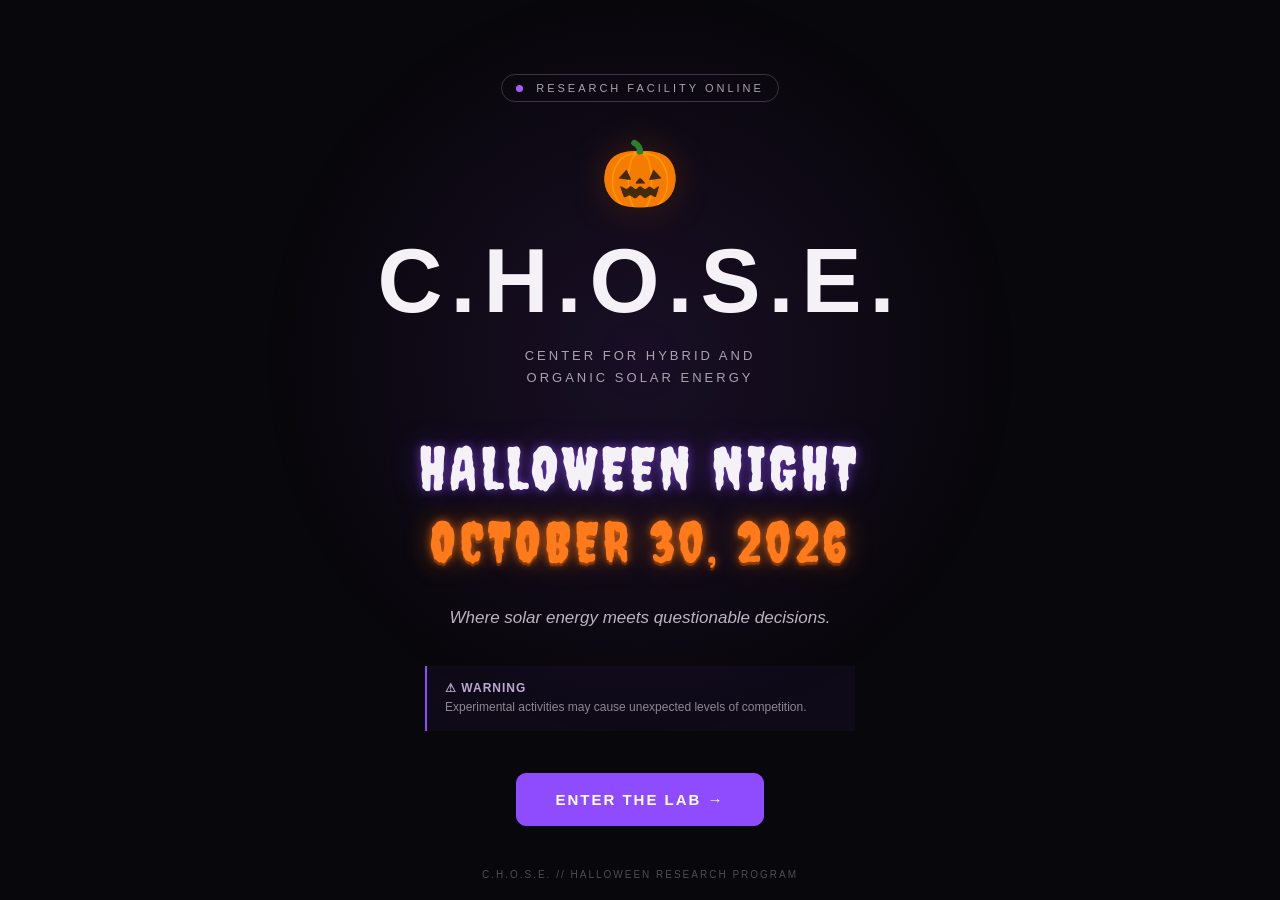
<file: index.html>
<!DOCTYPE html>
<html lang="en">

<head>

    <meta charset="UTF-8">
    <meta name="viewport" content="width=device-width, initial-scale=1.0">

    <title>C.H.O.S.E. | Halloween Night 2026</title>

    <link rel="icon" href="data:image/svg+xml,<svg xmlns=%22http://www.w3.org/2000/svg%22 viewBox=%220 0 100 100%22><text y=%22.9em%22 font-size=%2290%22>🎃</text></svg>">
    <meta name="description" content="Where solar energy meets questionable decisions. Halloween Night 2026.">
    <meta property="og:type" content="website">
    <meta property="og:title" content="C.H.O.S.E. | Halloween Night 2026">
    <meta property="og:description" content="Where solar energy meets questionable decisions.">
    <meta property="og:image" content="https://daddiomarialucia-crypto.github.io/CHOSE-Halloween/img/preview.png">
    <meta property="og:url" content="https://daddiomarialucia-crypto.github.io/CHOSE-Halloween/">

    <!-- [NUOVO] font Halloween per la data -->
    <link rel="preconnect" href="https://fonts.googleapis.com">
    <link rel="preconnect" href="https://fonts.gstatic.com" crossorigin>
    <link href="https://fonts.googleapis.com/css2?family=Creepster&display=swap" rel="stylesheet">

    <!-- [MODIFICATO] v=11 per evitare il CSS vecchio in cache -->
    <link rel="stylesheet" href="css/style.css?v=11">

</head>


<body>


    <main class="cover">

        <div class="cover-content">


            <div class="status">
                <span class="status-dot"></span>
                Research Facility Online
            </div>


            <div class="pumpkin">
                🎃
            </div>


            <h1 class="choose-title">
                C.H.O.S.E.
            </h1>


            <div class="full-name">

                CENTER FOR HYBRID AND<br>
                ORGANIC SOLAR ENERGY

            </div>


            <div class="event">

                <h2 class="event-title">
                    HALLOWEEN NIGHT
                </h2>

                <!-- [MODIFICATO] al posto di event-year -->
                <div class="event-date">OCTOBER 30, 2026</div>

            </div>


            <p class="tagline">

                Where solar energy meets
                questionable decisions.

            </p>


            <div class="warning">

                <strong>⚠ WARNING</strong><br>

                Experimental activities may cause
                unexpected levels of competition.

            </div>


            <a href="experiments.html" class="enter-button">

                ENTER THE LAB →

            </a>


        </div>


        <div class="footer">

            C.H.O.S.E. // HALLOWEEN RESEARCH PROGRAM

        </div>


    </main>


</body>

</html>
</file>
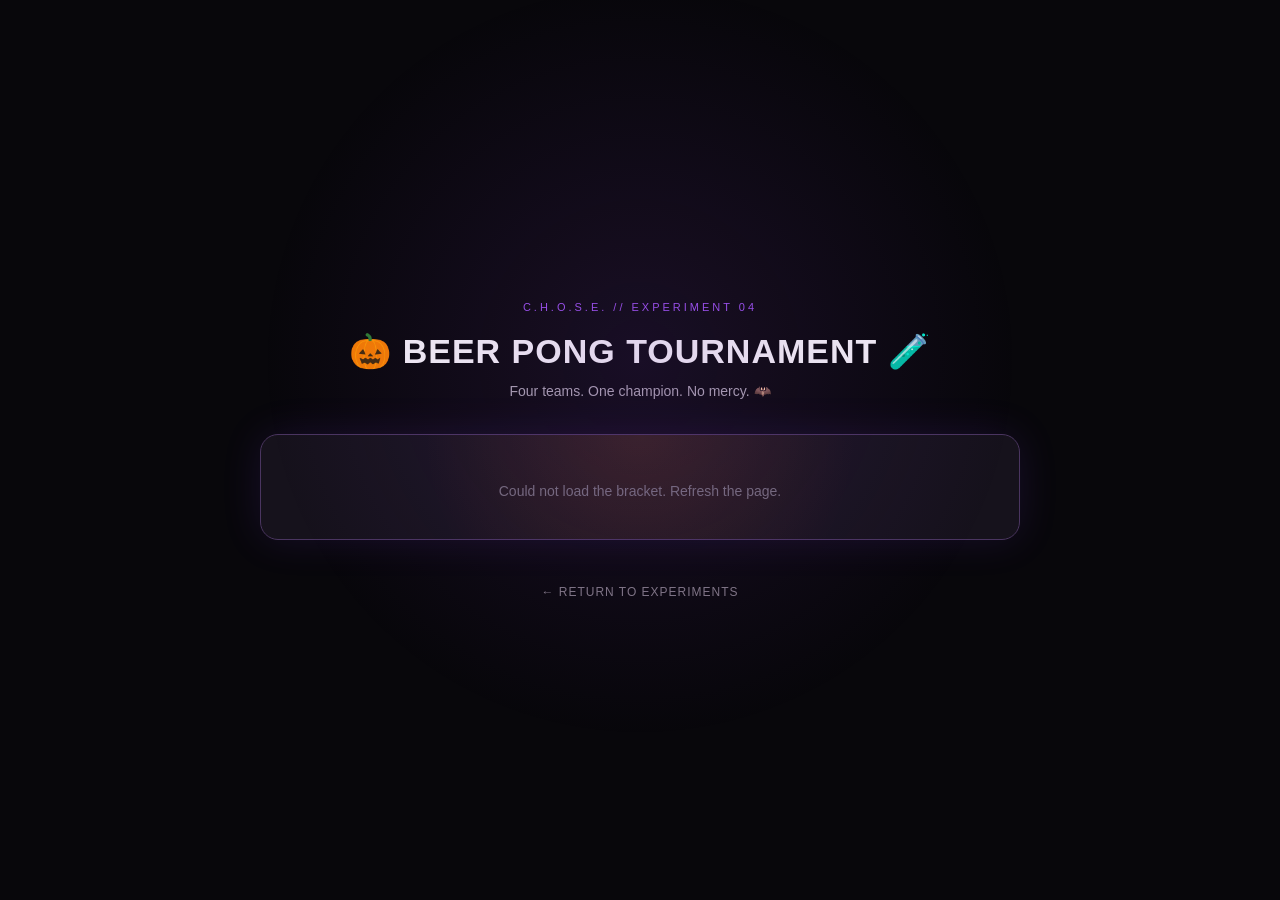
<file: beerpong.html>
<!DOCTYPE html>
<html lang="en">

<head>
    <meta charset="UTF-8">
    <meta name="viewport" content="width=device-width, initial-scale=1.0">
    <title>C.H.O.S.E. | Beer Pong Tournament</title>
    <link rel="icon" href="data:image/svg+xml,<svg xmlns=%22http://www.w3.org/2000/svg%22 viewBox=%220 0 100 100%22><text y=%22.9em%22 font-size=%2290%22>🎃</text></svg>">
    <link rel="stylesheet" href="css/style.css?v=11">
</head>

<body>
    <main class="quiz-page">
        <div class="quiz-container bracket-container">

            <div class="quiz-header">
                <div class="quiz-label">C.H.O.S.E. // EXPERIMENT 04</div>
                <h1>🎃 BEER PONG TOURNAMENT 🧪</h1>
                <p>Four teams. One champion. No mercy. 🦇</p>
            </div>

            <div id="gate"><div class="empty">Checking clearance level...</div></div>

            <div id="beerBody" hidden>

            <div class="bracket-card" id="bracket">
                <div class="empty">Summoning the bracket...</div>
            </div>

            <div id="teams"></div>

            <div class="updated" id="updated"></div>

            </div>

            <a href="experiments.html" class="back-button">← RETURN TO EXPERIMENTS</a>

        </div>
    </main>

    <script src="js/config.js?v=11"></script>
    <script src="js/lock.js?v=11"></script>
    <script src="js/beerpong.js?v=11"></script>
</body>

</html>
</file>
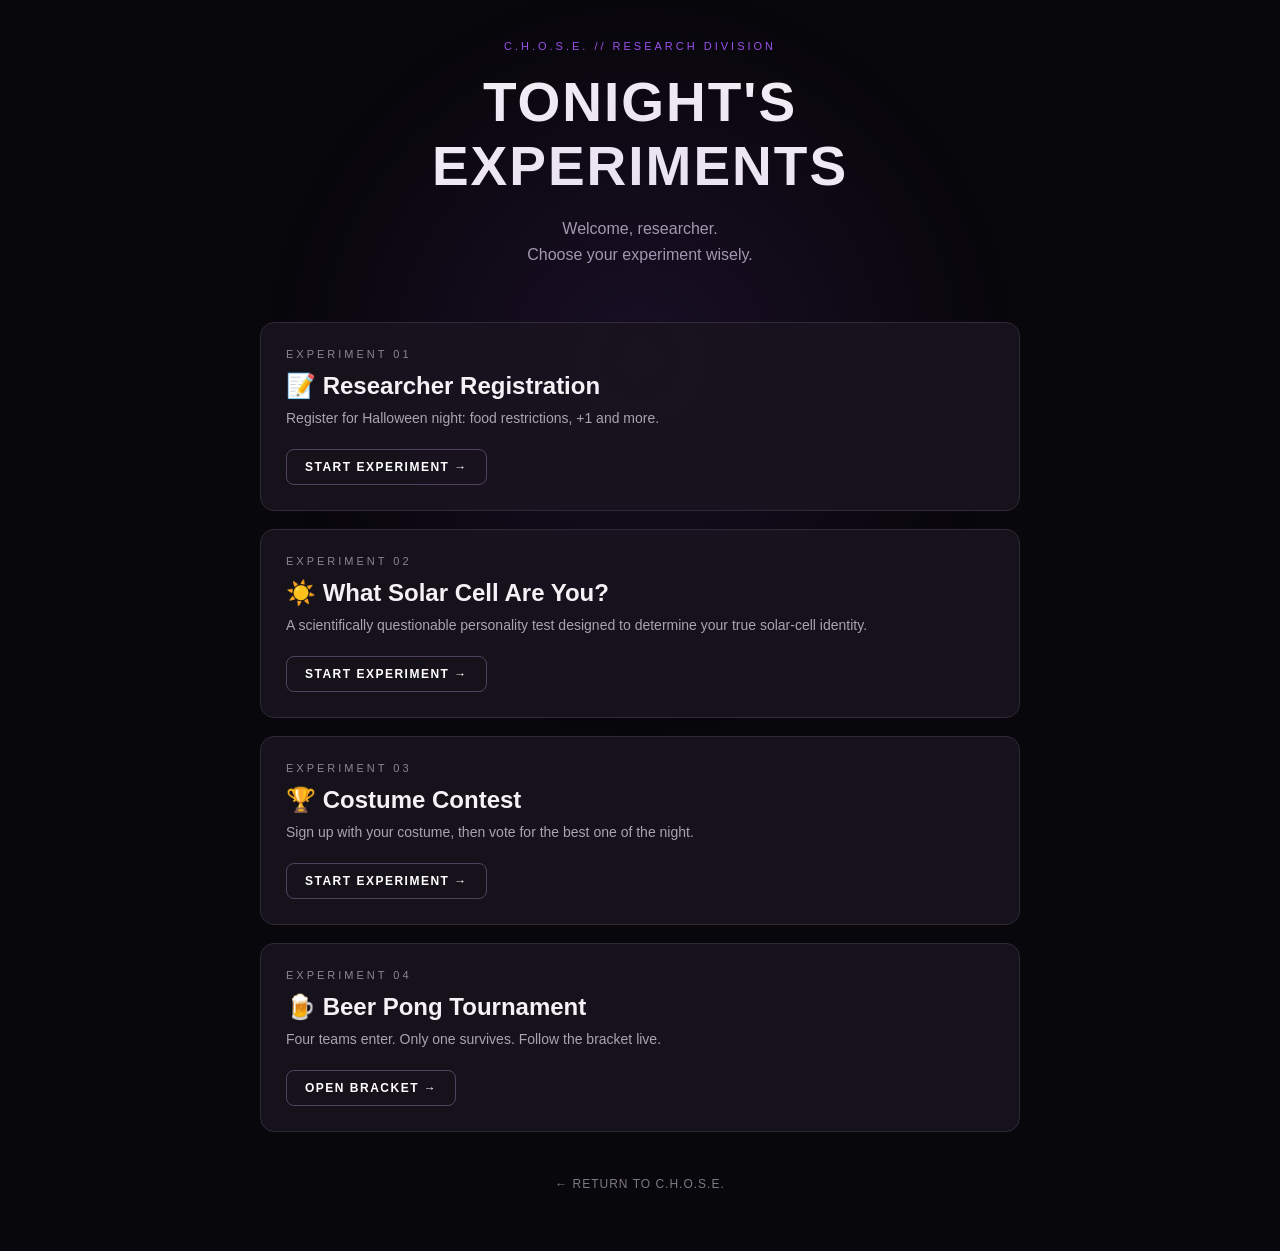
<file: experiments.html>
<!DOCTYPE html>
<html lang="en">

<head>

    <meta charset="UTF-8">
    <meta name="viewport" content="width=device-width, initial-scale=1.0">

    <title>C.H.O.S.E. | Experiments</title>

    <link rel="icon" href="data:image/svg+xml,<svg xmlns=%22http://www.w3.org/2000/svg%22 viewBox=%220 0 100 100%22><text y=%22.9em%22 font-size=%2290%22>🎃</text></svg>">
    <meta name="description" content="Where solar energy meets questionable decisions. Halloween Night 2026.">
    <meta property="og:type" content="website">
    <meta property="og:description" content="Where solar energy meets questionable decisions.">
    <meta property="og:image" content="https://daddiomarialucia-crypto.github.io/CHOSE-Halloween/img/preview.png">
    <meta property="og:title" content="C.H.O.S.E. | Experiments">
    <meta property="og:url" content="https://daddiomarialucia-crypto.github.io/CHOSE-Halloween/experiments.html">

    <link rel="stylesheet" href="css/style.css?v=11">

</head>


<body>


    <main class="experiments-page">


        <header class="experiments-header">


            <div class="experiments-label">
                C.H.O.S.E. // Research Division
            </div>


            <h1 class="experiments-title">
                TONIGHT'S EXPERIMENTS
            </h1>


            <p class="experiments-subtitle">

                Welcome, researcher.<br>

                Choose your experiment wisely.

            </p>


        </header>


        <section class="experiment-list">


            <!-- EXPERIMENT 01 -->

            <article class="experiment-card">

                <div class="experiment-number">
                    EXPERIMENT 01
                </div>

                <h2 class="experiment-name">
                    📝 Researcher Registration
                </h2>

                <p class="experiment-description">

                    Register for Halloween night: food restrictions, +1
                    and more.

                </p>

                <a
                    href="form.html"
                    class="experiment-button"
                >
                    START EXPERIMENT →
                </a>

            </article>


            <!-- EXPERIMENT 02 -->

            <article class="experiment-card classified" id="card-quiz">

                <div class="experiment-number">
                    EXPERIMENT 02
                </div>

                <h2 class="experiment-name">
                    👻 CLASSIFIED
                </h2>

                <p class="experiment-description">

                    The research team has requested
                    additional information.

                </p>

                <span class="experiment-button">
                    COMING SOON
                </span>

            </article>


            <!-- EXPERIMENT 03 -->

            <article class="experiment-card">

                <div class="experiment-number">
                    EXPERIMENT 03
                </div>

                <h2 class="experiment-name">
                    🏆 Costume Contest
                </h2>

                <p class="experiment-description">

                    Sign up with your costume, then vote
                    for the best one of the night.

                </p>

                <a
                    href="vote.html"
                    class="experiment-button"
                >
                    START EXPERIMENT →
                </a>

            </article>


            <!-- EXPERIMENT 04 -->

            <article class="experiment-card classified" id="card-beerpong">

                <div class="experiment-number">
                    EXPERIMENT 04
                </div>

                <h2 class="experiment-name">
                    🔬 CLASSIFIED
                </h2>

                <p class="experiment-description">

                    Experimental parameters unknown.

                </p>

                <span class="experiment-button">
                    COMING SOON
                </span>

            </article>


        </section>


        <a
            href="index.html"
            class="back-button"
        >
            ← RETURN TO C.H.O.S.E.
        </a>


    </main>



    <script src="js/config.js?v=11"></script>
    <script src="js/lock.js?v=11"></script>
    <script>

        var CARDS = {
            "card-quiz": {
                key: "quiz",
                name: "☀️ What Solar Cell Are You?",
                text: "A scientifically questionable personality test designed to determine your true solar-cell identity.",
                href: "quiz.html",
                button: "START EXPERIMENT →"
            },
            "card-beerpong": {
                key: "beerpong",
                name: "🍺 Beer Pong Tournament",
                text: "Four teams enter. Only one survives. Follow the bracket live.",
                href: "beerpong.html",
                button: "OPEN BRACKET →"
            }
        };

        function openCard(card, cfg, preview) {
            card.classList.remove("classified");
            card.querySelector(".experiment-name").textContent = cfg.name;
            card.querySelector(".experiment-description").textContent = cfg.text;
            if (preview) card.querySelector(".experiment-number").textContent += " · ORGANIZER PREVIEW";

            var link = document.createElement("a");
            link.className = "experiment-button";
            link.href = ChoseLock.withOrg(cfg.href);
            link.textContent = cfg.button;

            var old = card.querySelector(".experiment-button");
            old.parentNode.replaceChild(link, old);
        }

        function countdownCard(card, ms) {
            var button = card.querySelector(".experiment-button");
            var clock = document.createElement("span");
            clock.className = "countdown-inline";
            button.textContent = "DECLASSIFIED IN ";
            button.appendChild(clock);
            ChoseLock.countdown(clock, ms, function () { window.location.reload(); });
        }

        ChoseLock.status().then(function (s) {
            Object.keys(CARDS).forEach(function (id) {
                var cfg = CARDS[id];
                var info = s[cfg.key];
                var card = document.getElementById(id);

                if (info.open || s.organizer) openCard(card, cfg, !info.open);
                else if (info.ms !== null) countdownCard(card, info.ms);
            });
        }).catch(function () {
            // se non si riesce a controllare, le schede restano bloccate
        });

    </script>

</body>

</html>
</file>
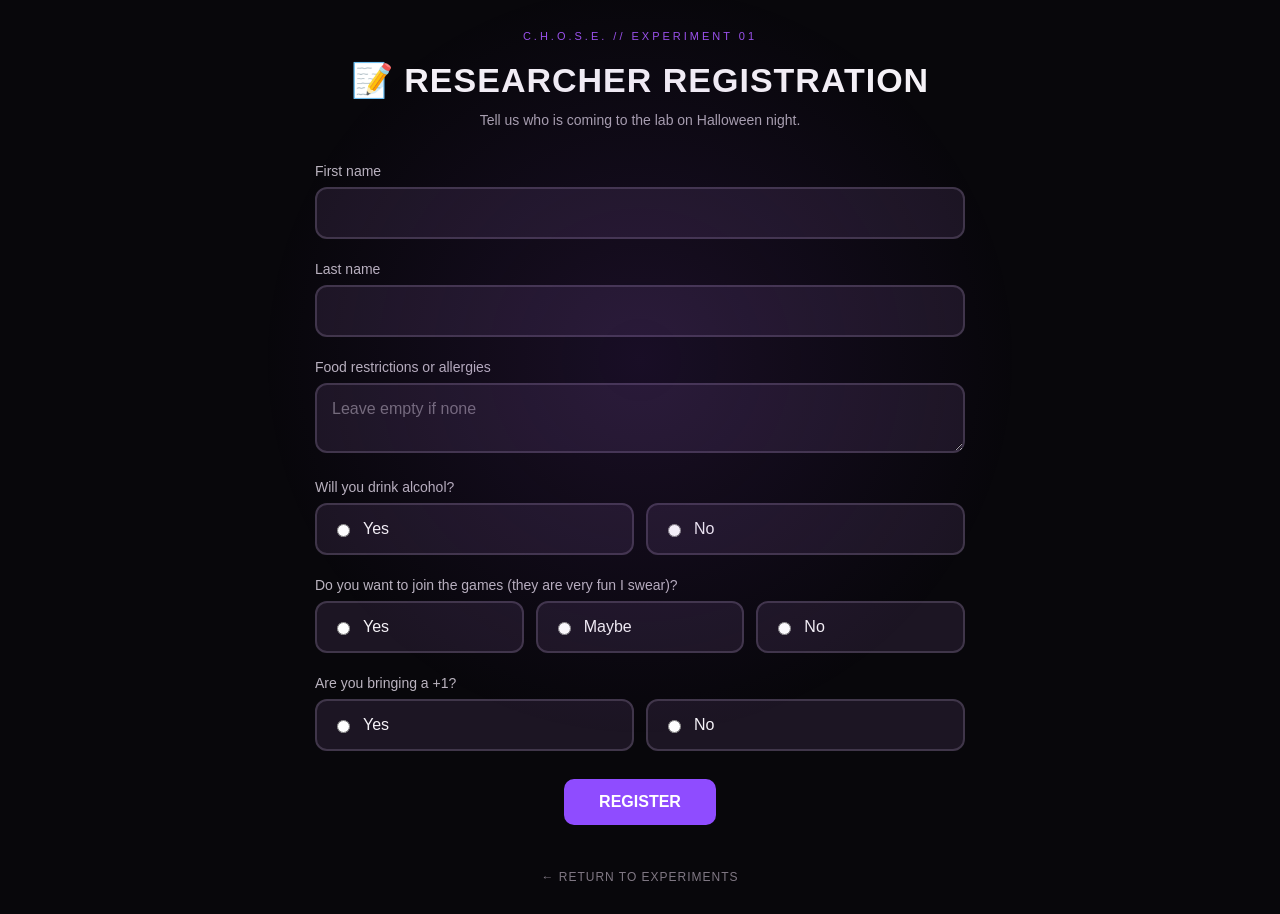
<file: form.html>
<!DOCTYPE html>
<html lang="en">

<head>
    <meta charset="UTF-8">
    <meta name="viewport" content="width=device-width, initial-scale=1.0">
    <title>C.H.O.S.E. | Researcher Registration</title>
    <link rel="icon" href="data:image/svg+xml,<svg xmlns=%22http://www.w3.org/2000/svg%22 viewBox=%220 0 100 100%22><text y=%22.9em%22 font-size=%2290%22>🎃</text></svg>">
    <link rel="stylesheet" href="css/style.css">
</head>

<body>
    <main class="quiz-page">
        <div class="quiz-container">

            <div class="quiz-header">
                <div class="quiz-label">C.H.O.S.E. // EXPERIMENT 01</div>
                <h1>📝 RESEARCHER REGISTRATION</h1>
                <p>Tell us who is coming to the lab on Halloween night.</p>
            </div>

            <form id="form">

                <div class="field">
                    <label for="nome">First name</label>
                    <input type="text" id="nome" name="nome" required autocomplete="given-name">
                </div>

                <div class="field">
                    <label for="cognome">Last name</label>
                    <input type="text" id="cognome" name="cognome" required autocomplete="family-name">
                </div>

                <div class="field">
                    <label for="restrizioni">Food restrictions or allergies</label>
                    <textarea id="restrizioni" name="restrizioni" rows="2" placeholder="Leave empty if none"></textarea>
                </div>

                <div class="field">
                    <label>Will you drink alcohol?</label>
                    <div class="choices">
                        <label class="choice"><input type="radio" name="alcol" value="si" required> Yes</label>
                        <label class="choice"><input type="radio" name="alcol" value="no"> No</label>
                    </div>
                </div>

                <div class="field">
                    <label>Do you want to join the games (they are very fun I swear)?</label>
                    <div class="choices">
                        <label class="choice"><input type="radio" name="giochi" value="si" required> Yes</label>
                        <label class="choice"><input type="radio" name="giochi" value="forse"> Maybe</label>
                        <label class="choice"><input type="radio" name="giochi" value="no"> No</label>
                    </div>
                </div>

                <div class="field">
                    <label>Are you bringing a +1?</label>
                    <div class="choices">
                        <label class="choice"><input type="radio" name="plusUno" value="si" required> Yes</label>
                        <label class="choice"><input type="radio" name="plusUno" value="no"> No</label>
                    </div>
                </div>

                <div id="plusBox" hidden>

                    <div class="plus-title">YOUR +1</div>

                    <div class="field">
                        <label for="piuNome">+1 first name</label>
                        <input type="text" id="piuNome" name="piuNome">
                    </div>

                    <div class="field">
                        <label for="piuCognome">+1 last name</label>
                        <input type="text" id="piuCognome" name="piuCognome">
                    </div>

                    <div class="field">
                        <label for="piuRestrizioni">+1 food restrictions or allergies</label>
                        <textarea id="piuRestrizioni" name="piuRestrizioni" rows="2" placeholder="Leave empty if none"></textarea>
                    </div>

                    <div class="field">
                        <label>Will your +1 drink alcohol?</label>
                        <div class="choices">
                            <label class="choice"><input type="radio" name="piuAlcol" value="si"> Yes</label>
                            <label class="choice"><input type="radio" name="piuAlcol" value="no"> No</label>
                        </div>
                    </div>

                    <div class="field">
                        <label>Will your +1 join the games?</label>
                        <div class="choices">
                            <label class="choice"><input type="radio" name="piuGiochi" value="si"> Yes</label>
                            <label class="choice"><input type="radio" name="piuGiochi" value="forse"> Maybe</label>
                            <label class="choice"><input type="radio" name="piuGiochi" value="no"> No</label>
                        </div>
                    </div>

                </div>

                <div class="quiz-bottom">
                    <button type="submit" class="next" id="submit">REGISTER</button>
                    <div class="form-message" id="message" hidden></div>
                </div>

            </form>

            <a href="experiments.html" class="back-button">← RETURN TO EXPERIMENTS</a>

        </div>
    </main>

    <script src="js/form.js"></script>
</body>

</html>
</file>
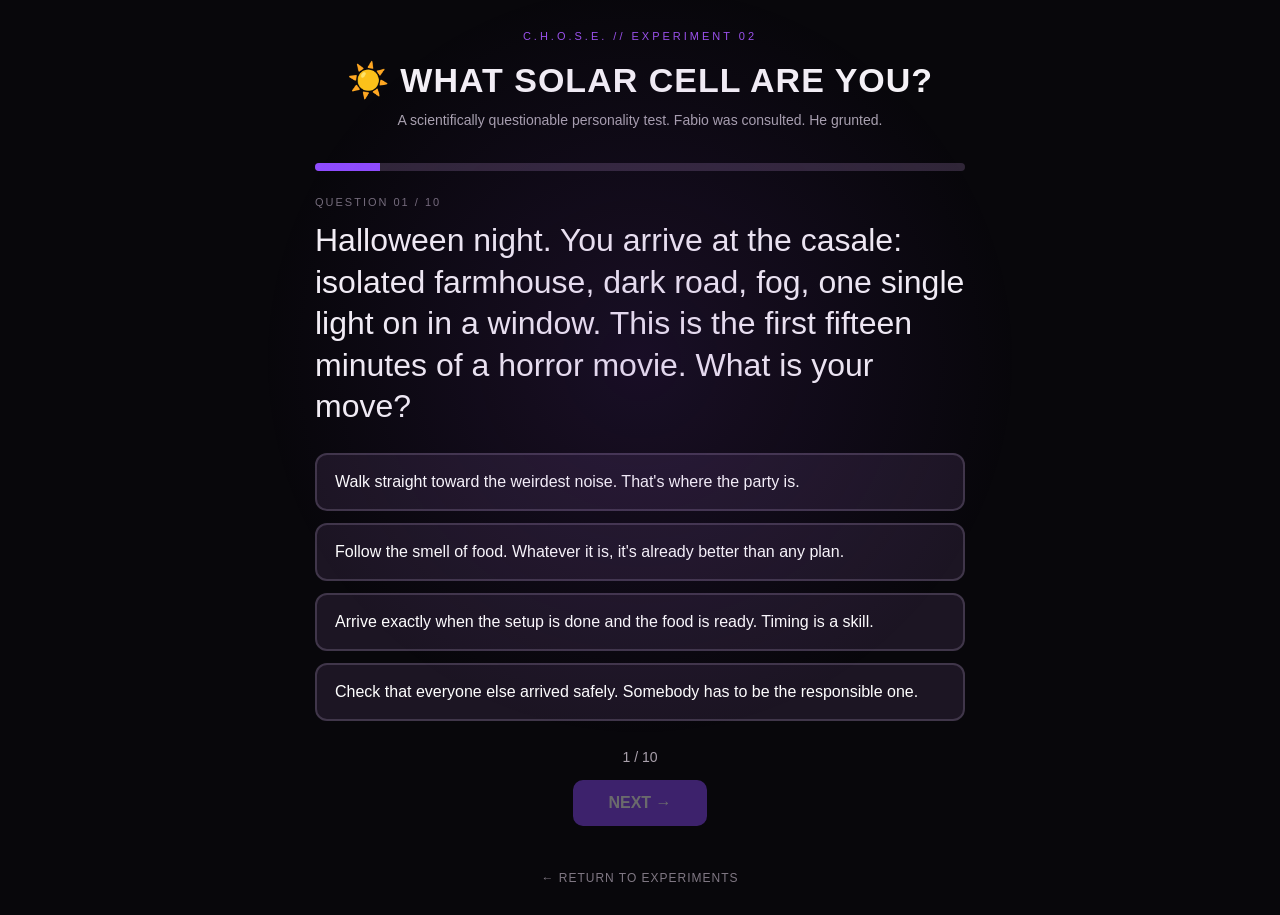
<file: quiz.html>
<!DOCTYPE html>
<html lang="en">

<head>

    <meta charset="UTF-8">
    <meta name="viewport" content="width=device-width, initial-scale=1.0">

    <title>C.H.O.S.E. | Solar Cell Experiment</title>

    <link rel="icon" href="data:image/svg+xml,<svg xmlns=%22http://www.w3.org/2000/svg%22 viewBox=%220 0 100 100%22><text y=%22.9em%22 font-size=%2290%22>🎃</text></svg>">
    <meta name="description" content="Where solar energy meets questionable decisions. Halloween Night 2026.">
    <meta property="og:type" content="website">
    <meta property="og:description" content="Where solar energy meets questionable decisions.">
    <meta property="og:image" content="https://daddiomarialucia-crypto.github.io/CHOSE-Halloween/img/preview.png">
    <meta property="og:title" content="C.H.O.S.E. | What Solar Cell Are You?">
    <meta property="og:url" content="https://daddiomarialucia-crypto.github.io/CHOSE-Halloween/quiz.html">

    <link rel="stylesheet" href="css/style.css?v=11">

</head>


<body>


    <main class="quiz-page">


        <div class="quiz-container">


            <div class="quiz-header">

                <div class="quiz-label">
                    C.H.O.S.E. // EXPERIMENT 02
                </div>

                <h1>
                    ☀️ WHAT SOLAR CELL ARE YOU?
                </h1>

                <p>
                    A scientifically questionable personality test.
                    Fabio was consulted. He grunted.
                </p>

            </div>


            <div id="gate"><div class="empty">Checking clearance level...</div></div>

            <div id="quizBody" hidden>

            <div class="progress-container">

                <div
                    class="progress"
                    id="progress"
                ></div>

            </div>


            <div class="question-number" id="questionNumber">
                QUESTION 01 / 10
            </div>


            <div
                class="question"
                id="question"
            >
                Question 1
            </div>


            <div
                class="answers"
                id="answers"
            >

                <button
                    class="answer"
                    onclick="selectAnswer(this)"
                >
                    Answer A
                </button>

                <button
                    class="answer"
                    onclick="selectAnswer(this)"
                >
                    Answer B
                </button>

                <button
                    class="answer"
                    onclick="selectAnswer(this)"
                >
                    Answer C
                </button>

                <button
                    class="answer"
                    onclick="selectAnswer(this)"
                >
                    Answer D
                </button>

            </div>


            <div class="quiz-bottom">


                <div
                    class="counter"
                    id="counter"
                >
                    1 / 10
                </div>


                <button
                    class="next"
                    id="next"
                    onclick="nextQuestion()"
                    disabled
                >
                    NEXT →
                </button>


            </div>


            </div>


            <a
                href="experiments.html"
                class="back-button"
            >
                ← RETURN TO EXPERIMENTS
            </a>


        </div>


    </main>


    <script src="js/config.js?v=11"></script>
    <script src="js/lock.js?v=11"></script>
    <script src="js/quiz.js?v=11"></script>

</body>

</html>
</file>
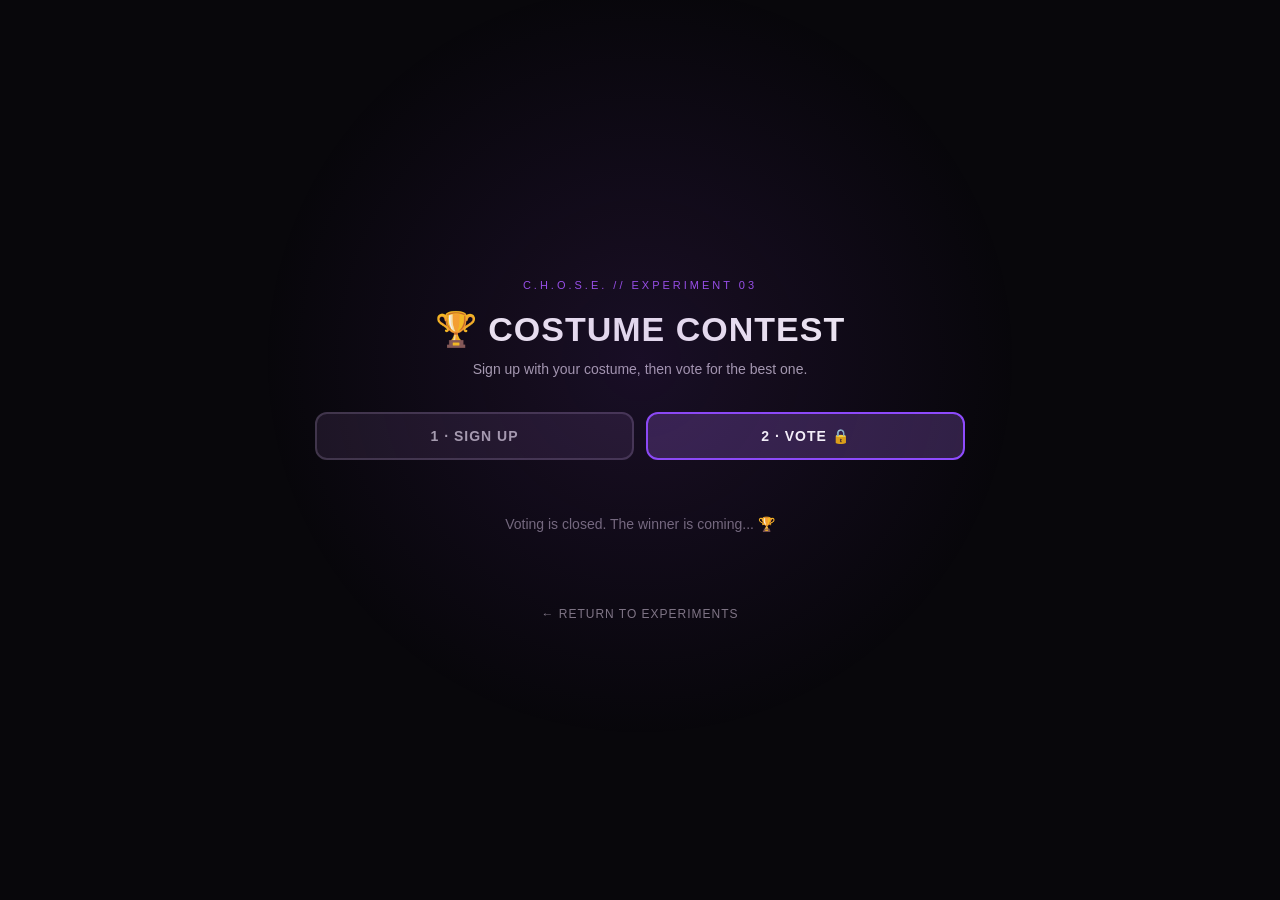
<file: vote.html>
<!DOCTYPE html>
<html lang="en">

<head>
    <meta charset="UTF-8">
    <meta name="viewport" content="width=device-width, initial-scale=1.0">
    <title>C.H.O.S.E. | Costume Contest</title>
    <link rel="icon" href="data:image/svg+xml,<svg xmlns=%22http://www.w3.org/2000/svg%22 viewBox=%220 0 100 100%22><text y=%22.9em%22 font-size=%2290%22>🎃</text></svg>">
    <link rel="stylesheet" href="css/style.css?v=11">
</head>

<body>
    <main class="quiz-page">
        <div class="quiz-container">

            <div class="quiz-header">
                <div class="quiz-label">C.H.O.S.E. // EXPERIMENT 03</div>
                <h1>🏆 COSTUME CONTEST</h1>
                <p>Sign up with your costume, then vote for the best one.</p>
            </div>

            <div class="tabs">
                <button type="button" class="tab" id="tabSignup">1 · SIGN UP</button>
                <button type="button" class="tab" id="tabVote">2 · VOTE</button>
            </div>


            <!-- 1. ISCRIZIONE AL CONTEST -->

            <section id="panelSignup">

                <div class="empty" id="signupClosed" hidden></div>

                <div id="signupForm">

                    <div class="field">
                        <label>Who are you?</label>
                        <div class="name-grid">
                            <input type="text" id="cNome" placeholder="First name" autocomplete="given-name">
                            <input type="text" id="cCognome" placeholder="Last name" autocomplete="family-name">
                        </div>
                    </div>

                    <div class="field">
                        <label for="cCostume">What are you dressing up as?</label>
                        <input type="text" id="cCostume" placeholder="e.g. Perovskite Vampire">
                    </div>

                    <div class="quiz-bottom">
                        <button type="button" class="next" id="signupBtn">SIGN UP</button>
                        <div class="form-message" id="signupMsg" hidden></div>
                    </div>

                </div>

            </section>


            <!-- 2. VOTAZIONE -->

            <section id="panelVote" hidden>

                <div class="empty" id="voteClosed" hidden></div>

                <div id="voteArea">

                    <div class="field">
                        <label>Who are you? (as registered)</label>
                        <div class="name-grid">
                            <input type="text" id="voterNome" placeholder="First name" autocomplete="given-name">
                            <input type="text" id="voterCognome" placeholder="Last name" autocomplete="family-name">
                        </div>
                    </div>

                    <div class="field">
                        <input type="text" id="search" placeholder="Search by name or costume...">
                    </div>

                    <div class="answers" id="list">
                        <div class="empty">Loading contestants...</div>
                    </div>

                    <div class="vote-bar">
                        <div class="picked" id="picked">Tap a name to choose</div>
                        <button type="button" class="next" id="vote" disabled>VOTE</button>
                        <div class="form-message" id="voteMsg" hidden></div>
                    </div>

                </div>

            </section>

            <a href="experiments.html" class="back-button">← RETURN TO EXPERIMENTS</a>

        </div>
    </main>

    <script src="js/config.js?v=11"></script>
    <script src="js/lock.js?v=11"></script>
    <script src="js/vote.js?v=11"></script>
</body>

</html>
</file>
<file: css/style.css>
* {
    box-sizing: border-box;
}

html,
body {
    margin: 0;
    padding: 0;
    width: 100%;
    min-height: 100%;
}

body {
    background: #08070b;
    color: #f5f2f7;
    font-family: Arial, Helvetica, sans-serif;
    overflow-x: hidden;
}

body::before {
    content: "";
    position: fixed;
    inset: 0;

    background:
        radial-gradient(
            circle at 50% 40%,
            rgba(118, 55, 180, 0.16),
            transparent 45%
        );

    pointer-events: none;
}


/* =========================
   GENERAL
========================= */

.page {
    min-height: 100vh;
    position: relative;
}

.container {
    width: 100%;
    max-width: 900px;
    margin: 0 auto;
    padding: 30px 20px;
}


/* =========================
   HOME / COVER
========================= */

.cover {
    min-height: 100vh;

    display: flex;
    justify-content: center;
    align-items: center;

    text-align: center;

    padding: 30px 20px;

    position: relative;
}

.cover-content {
    width: 100%;
    max-width: 700px;

    position: relative;
    z-index: 1;
}

.status {
    display: inline-block;

    border: 1px solid #3d3545;
    border-radius: 20px;

    padding: 7px 14px;

    margin-bottom: 35px;

    font-size: 11px;
    letter-spacing: 3px;

    color: #aaa3b0;

    text-transform: uppercase;
}

.status-dot {
    display: inline-block;

    width: 7px;
    height: 7px;

    margin-right: 7px;

    border-radius: 50%;

    background: #a75cff;
}

.pumpkin {
    font-size: 64px;

    margin-bottom: 18px;

    filter:
        drop-shadow(0 0 18px rgba(255, 115, 0, 0.18));
}

.choose-title {
    font-size: clamp(52px, 12vw, 90px);

    letter-spacing: 8px;

    margin: 0;

    font-weight: 800;
}

.full-name {
    margin-top: 12px;

    font-size: 13px;

    letter-spacing: 3px;

    color: #a9a2ae;

    line-height: 1.7;
}

.event {
    margin-top: 45px;
}

.event-title {
    font-size: clamp(25px, 6vw, 38px);

    letter-spacing: 4px;

    margin: 0;
}

.event-year {
    margin-top: 8px;

    font-size: 14px;

    letter-spacing: 5px;

    color: #9b52ed;
}

.tagline {
    margin: 32px auto 0;

    max-width: 480px;

    font-size: 17px;

    line-height: 1.6;

    color: #bbb4c0;

    font-style: italic;
}

.warning {
    margin: 35px auto 0;

    max-width: 430px;

    padding: 13px 18px;

    border-left: 2px solid #8f4cff;

    background: rgba(143, 76, 255, 0.05);

    text-align: left;

    font-size: 12px;

    line-height: 1.6;

    color: #8f8792;
}

.warning strong {
    color: #bca8d0;

    letter-spacing: 1px;
}


/* =========================
   BUTTON
========================= */

.enter-button {
    display: inline-block;

    margin-top: 42px;

    padding: 17px 38px;

    border: 1px solid #8f4cff;
    border-radius: 10px;

    background: #8f4cff;

    color: white;

    font-size: 15px;

    font-weight: bold;

    letter-spacing: 2px;

    text-decoration: none;

    cursor: pointer;

    transition:
        transform 0.2s,
        background 0.2s,
        box-shadow 0.2s;
}

.enter-button:hover {
    background: #a76cff;

    box-shadow:
        0 0 25px rgba(143, 76, 255, 0.3);

    transform: translateY(-2px);
}

.enter-button:active {
    transform: scale(0.97);
}


/* =========================
   FOOTER
========================= */

.footer {
    position: absolute;

    bottom: 20px;
    left: 0;
    right: 0;

    text-align: center;

    font-size: 10px;

    letter-spacing: 2px;

    color: #514b55;
}


/* =========================
   EXPERIMENTS PAGE
========================= */

.experiments-page {
    min-height: 100vh;

    padding: 40px 20px 60px;
}

.experiments-header {
    text-align: center;

    max-width: 700px;

    margin: 0 auto 55px;
}

.experiments-label {
    color: #9b52ed;

    font-size: 11px;

    letter-spacing: 3px;

    text-transform: uppercase;

    margin-bottom: 18px;
}

.experiments-title {
    font-size: clamp(35px, 8vw, 55px);

    letter-spacing: 2px;

    margin: 0;
}

.experiments-subtitle {
    margin-top: 18px;

    color: #aaa3b0;

    font-size: 16px;

    line-height: 1.6;
}


/* =========================
   EXPERIMENT CARDS
========================= */

.experiment-list {
    width: 100%;
    max-width: 760px;

    margin: 0 auto;

    display: flex;
    flex-direction: column;

    gap: 18px;
}

.experiment-card {
    position: relative;

    padding: 25px;

    border: 1px solid #302938;
    border-radius: 14px;

    background: rgba(25, 20, 31, 0.85);

    transition:
        transform 0.2s,
        border-color 0.2s,
        background 0.2s;
}

.experiment-card:hover {
    transform: translateY(-3px);

    border-color: #65418a;

    background: rgba(32, 25, 41, 0.95);
}

.experiment-number {
    font-size: 11px;

    letter-spacing: 3px;

    color: #8d8592;

    margin-bottom: 12px;
}

.experiment-name {
    font-size: 24px;

    margin: 0 0 8px;
}

.experiment-description {
    color: #aaa3b0;

    font-size: 14px;

    line-height: 1.5;

    margin: 0;

    max-width: 600px;
}

.experiment-button {
    display: inline-block;

    margin-top: 20px;

    padding: 10px 18px;

    border: 1px solid #51435e;
    border-radius: 8px;

    color: white;

    text-decoration: none;

    font-size: 12px;

    font-weight: bold;

    letter-spacing: 1.5px;

    transition:
        background 0.2s,
        border-color 0.2s;
}

.experiment-button:hover {
    background: #8f4cff;

    border-color: #8f4cff;
}

.experiment-card.classified {
    opacity: 0.65;
}

.experiment-card.classified .experiment-button {
    cursor: default;

    color: #756d7b;
}


/* =========================
   BACK BUTTON
========================= */

.back-button {
    display: block;

    width: fit-content;

    margin: 45px auto 0;

    color: #807884;

    text-decoration: none;

    font-size: 12px;

    letter-spacing: 1px;
}

.back-button:hover {
    color: white;
}


/* =========================
   PHONE
========================= */

@media (max-width: 480px) {

    .cover {
        padding: 25px 20px 65px;
    }

    .status {
        margin-bottom: 28px;

        font-size: 9px;

        letter-spacing: 2px;
    }

    .pumpkin {
        font-size: 55px;
    }

    .choose-title {
        letter-spacing: 5px;
    }

    .full-name {
        font-size: 10px;

        letter-spacing: 2px;
    }

    .event {
        margin-top: 35px;
    }

    .event-title {
        letter-spacing: 2px;
    }

    .event-year {
        font-size: 12px;

        letter-spacing: 4px;
    }

    .tagline {
        font-size: 15px;
    }

    .warning {
        font-size: 11px;
    }

    .enter-button {
        width: 100%;
        max-width: 310px;
    }

    .experiments-page {
        padding: 30px 16px 50px;
    }

    .experiments-header {
        margin-bottom: 40px;
    }

    .experiment-card {
        padding: 21px;
    }

    .experiment-name {
        font-size: 21px;
    }

}

/* =========================
   QUIZ PAGE
========================= */

.quiz-page {
    min-height: 100vh;

    display: flex;
    justify-content: center;
    align-items: center;

    padding: 30px 20px;
}

.quiz-container {
    width: 100%;
    max-width: 650px;
}


/* =========================
   QUIZ HEADER
========================= */

.quiz-header {
    text-align: center;

    margin-bottom: 35px;
}

.quiz-label {
    color: #9b52ed;

    font-size: 11px;

    letter-spacing: 3px;

    margin-bottom: 18px;
}

.quiz-header h1 {
    font-size: clamp(25px, 6vw, 34px);

    margin: 0;

    letter-spacing: 1px;
}

.quiz-header p {
    margin-top: 12px;

    color: #aaa3b0;

    font-size: 14px;
}


/* =========================
   PROGRESS BAR
========================= */

.progress-container {
    width: 100%;

    height: 8px;

    background: #302638;

    border-radius: 10px;

    overflow: hidden;

    margin-bottom: 25px;
}

.progress {
    height: 100%;

    width: 10%;

    background: #8f4cff;

    transition: width 0.3s;
}


/* =========================
   QUESTION
========================= */

.question-number {
    color: #756d7b;

    font-size: 11px;

    letter-spacing: 2px;

    margin-bottom: 12px;
}

.question {
    font-size: clamp(25px, 6vw, 32px);

    line-height: 1.3;

    margin-bottom: 25px;
}


/* =========================
   ANSWERS
========================= */

.answers {
    display: flex;

    flex-direction: column;

    gap: 12px;
}

.answer {
    width: 100%;

    padding: 18px;

    border: 2px solid #40364a;

    border-radius: 12px;

    background: #1c1523;

    color: white;

    font-size: 16px;

    text-align: left;

    cursor: pointer;

    transition:
        border-color 0.2s,
        background 0.2s,
        transform 0.1s;
}

.answer:hover {
    border-color: #8f4cff;

    background: #241a2e;
}

.answer:active {
    transform: scale(0.99);
}

.answer.selected {
    border-color: #8f4cff;

    background: #302044;
}


/* =========================
   QUIZ BOTTOM
========================= */

.quiz-bottom {
    margin-top: 28px;

    text-align: center;
}

.counter {
    color: #aaa1ad;

    margin-bottom: 15px;

    font-size: 14px;
}

.next {
    padding: 14px 35px;

    border: none;

    border-radius: 10px;

    background: #8f4cff;

    color: white;

    font-size: 16px;

    font-weight: bold;

    cursor: pointer;
}

.next:disabled {
    opacity: 0.4;

    cursor: not-allowed;
}


/* =========================
   QUIZ MOBILE
========================= */

@media (max-width: 480px) {

    .quiz-page {
        align-items: flex-start;

        padding: 22px 16px 45px;
    }

    .quiz-container {
        max-width: 600px;
    }


    /* HEADER */

    .quiz-header {
        margin-bottom: 25px;
    }

    .quiz-label {
        font-size: 9px;

        letter-spacing: 2px;

        margin-bottom: 15px;
    }

    .quiz-header h1 {
        font-size: 21px;

        line-height: 1.25;
    }

    .quiz-header p {
        font-size: 14px;

        line-height: 1.5;

        margin-top: 10px;
    }


    /* PROGRESS */

    .progress-container {
        height: 8px;

        margin-bottom: 30px;
    }


    /* QUESTION */

    .question-number {
        font-size: 10px;

        letter-spacing: 2px;

        margin-bottom: 12px;
    }

    .question {
        font-size: 24px;

        line-height: 1.3;

        margin-bottom: 22px;
    }


    /* ANSWERS */

    .answers {
        gap: 0;
    }

    .answer {
        padding: 17px;

        margin: 6px 0;

        border: 2px solid #40364a;

        border-radius: 12px;

        background: #1c1523;

        font-size: 16px;

        line-height: 1.35;
    }

    .answer:hover {
        background: #1c1523;

        border-color: #40364a;
    }

    .answer:active {
        transform: scale(0.99);
    }

    .answer.selected {
        border-color: #8f4cff;

        background: #302044;
    }


    /* BOTTOM */

    .quiz-bottom {
        margin-top: 25px;
    }

    .counter {
        font-size: 15px;

        margin-bottom: 15px;
    }

    .next {
        padding: 14px 35px;

        font-size: 17px;
    }


    /* BACK */

    .back-button {
        margin-top: 35px;
    }

}

/* =========================
   FORM PAGE
========================= */

.field {
    margin-bottom: 22px;
}

.field[hidden] {
    display: none;
}

.field > label {
    display: block;

    margin-bottom: 8px;

    color: #bbb4c0;

    font-size: 14px;
}

.field input[type="text"],
.field textarea {
    width: 100%;

    padding: 15px;

    border: 2px solid #40364a;
    border-radius: 12px;

    background: #1c1523;

    color: white;

    font-family: inherit;
    font-size: 16px;

    resize: vertical;
}

.field input[type="text"]:focus,
.field textarea:focus {
    outline: none;

    border-color: #8f4cff;
}

.field ::placeholder {
    color: #756d7b;
}

.choices {
    display: flex;
    gap: 12px;
}

.choice {
    flex: 1;

    display: flex;
    align-items: center;
    gap: 10px;

    padding: 15px;

    border: 2px solid #40364a;
    border-radius: 12px;

    background: #1c1523;

    font-size: 16px;

    cursor: pointer;
}

.choice:has(input:checked) {
    border-color: #8f4cff;

    background: #302044;
}

.choice input {
    accent-color: #8f4cff;
}

.form-message {
    margin-top: 20px;

    color: #e08a8a;

    font-size: 14px;

    line-height: 1.5;
}

.form-message.success {
    padding: 30px 10px;

    color: #f5f2f7;

    font-size: 20px;

    text-align: center;
}

/* =========================
   VOTE PAGE
========================= */

.name-grid {
    display: grid;
    grid-template-columns: 1fr 1fr;
    gap: 12px;
}

.candidate-costume {
    display: block;

    margin-top: 4px;

    color: #aaa3b0;

    font-size: 13px;
}

.answer.selected .candidate-costume {
    color: #d0c4e0;
}

.empty {
    padding: 30px 10px;

    color: #756d7b;

    font-size: 14px;

    text-align: center;
}

.vote-bar {
    position: sticky;
    bottom: 0;

    margin-top: 20px;
    padding: 24px 0 14px;

    background: linear-gradient(to bottom, rgba(8, 7, 11, 0), #08070b 35%);

    text-align: center;
}

.picked {
    min-height: 20px;

    margin-bottom: 12px;

    color: #bbb4c0;

    font-size: 14px;
}
/* =========================
   BEER PONG PAGE
========================= */

.bracket-container {
    max-width: 760px;
}

.bracket-card {
    padding: 18px 10px 10px;

    border: 1px solid #4a3560;
    border-radius: 18px;

    background:
        radial-gradient(
            circle at 50% 0%,
            rgba(255, 122, 26, 0.12),
            transparent 55%
        ),
        rgba(25, 20, 31, 0.85);

    box-shadow: 0 0 40px rgba(143, 76, 255, 0.12);
}

.bp-svg {
    display: block;

    width: 100%;
    height: auto;

    overflow: visible;
}

.bp-name {
    font: bold 22px Arial, Helvetica, sans-serif;

    fill: #f5f2f7;

    letter-spacing: 1px;
}

.bp-tbd {
    fill: #756d7b;

    font-weight: normal;
}

.bp-label {
    font: 13px Arial, Helvetica, sans-serif;

    fill: #8d8592;

    letter-spacing: 3px;
}

.bp-score {
    font: bold 16px Arial, Helvetica, sans-serif;

    fill: #ff9a4d;

    letter-spacing: 1px;
}

.bp-vs {
    font: bold 18px Arial, Helvetica, sans-serif;

    fill: #ff7a1a;

    letter-spacing: 2px;
}

.bp-emoji {
    font-size: 34px;
}

.bp-trophy {
    font-size: 64px;
}

.bp-float {
    transform-box: fill-box;
    transform-origin: center;

    animation: bp-bob 3.2s ease-in-out infinite;
}

@keyframes bp-bob {
    0%, 100% { transform: translateY(0); }
    50%      { transform: translateY(-8px); }
}

.updated {
    margin-top: 22px;

    color: #756d7b;

    font-size: 11px;

    letter-spacing: 2px;

    text-align: center;
}

@media (max-width: 560px) {

    .bp-name {
        font-size: 28px;
    }

    .bp-label {
        font-size: 18px;

        letter-spacing: 2px;
    }

    .bp-score {
        font-size: 22px;
    }

    .bp-vs {
        font-size: 24px;
    }

}
/* =========================
   +1 E TAB DEL CONTEST
========================= */

.plus-title {
    margin: 6px 0 18px;

    color: #9b52ed;

    font-size: 11px;

    letter-spacing: 3px;
}

.tabs {
    display: flex;
    gap: 12px;

    margin-bottom: 26px;
}

.tab {
    flex: 1;

    padding: 14px;

    border: 2px solid #40364a;
    border-radius: 12px;

    background: #1c1523;

    color: #aaa3b0;

    font-family: inherit;
    font-size: 14px;
    font-weight: bold;

    letter-spacing: 1px;

    cursor: pointer;
}

.tab.active {
    border-color: #8f4cff;

    background: #302044;

    color: white;
}

/* =========================
   SQUADRE (PAGINA TORNEO)
========================= */

#teams {
    margin-top: 30px;
}

.teams-title {
    margin-bottom: 16px;

    color: #9b52ed;

    font-size: 11px;

    letter-spacing: 3px;

    text-align: center;
}

.teams-grid {
    display: grid;
    grid-template-columns: 1fr 1fr;
    gap: 14px;
}

.team-card {
    padding: 16px;

    border: 1px solid #302938;
    border-top: 3px solid #756d7b;
    border-radius: 14px;

    background: rgba(25, 20, 31, 0.85);
}

.team-card.red { border-top-color: #e5484d; }
.team-card.blue { border-top-color: #3b82f6; }
.team-card.green { border-top-color: #30a46c; }
.team-card.yellow { border-top-color: #f5c518; }

.team-card.extra {
    grid-column: 1 / -1;

    border-top-color: #9b52ed;
}

.team-card h3 {
    margin: 0 0 10px;

    font-size: 14px;

    letter-spacing: 2px;
}

.team-note {
    margin: -4px 0 10px;

    color: #756d7b;

    font-size: 12px;
}

.team-card ul {
    margin: 0;
    padding: 0;

    list-style: none;

    color: #bbb4c0;

    font-size: 14px;

    line-height: 1.7;
}

/* =========================
   QUIZ RESULT
========================= */

.result {
    text-align: center;
}

.result-emoji {
    font-size: 64px;
}

.result-label {
    margin-top: 6px;

    color: #9b52ed;

    font-size: 11px;

    letter-spacing: 3px;
}

.result-name {
    margin: 10px 0 6px;

    font-size: clamp(30px, 9vw, 46px);

    letter-spacing: 3px;
}

.result-title {
    margin-bottom: 20px;

    color: #bbb4c0;

    font-size: 17px;

    font-style: italic;
}

.result-text {
    margin: 0 0 8px;

    color: #bbb4c0;

    font-size: 15px;

    line-height: 1.6;
}

.trait {
    margin-top: 10px;
    padding: 14px 16px;

    border: 1px solid #302938;
    border-radius: 12px;

    background: rgba(25, 20, 31, 0.85);

    color: #bbb4c0;

    font-size: 14px;

    line-height: 1.5;

    text-align: left;
}

.trait strong {
    display: block;

    margin-bottom: 4px;

    color: #9b52ed;

    font-size: 11px;

    letter-spacing: 2px;
}

.result-bars {
    margin-top: 26px;
}

.bar-row {
    display: flex;
    align-items: center;
    gap: 10px;

    margin-top: 8px;

    color: #aaa3b0;

    font-size: 12px;
}

.bar-row span:first-child {
    width: 100px;

    text-align: left;
}

.bar-row span:last-child {
    width: 36px;

    text-align: right;
}

.bar-track {
    flex: 1;

    height: 8px;

    border-radius: 10px;

    background: #302638;

    overflow: hidden;
}

.bar-fill {
    height: 100%;

    background: #8f4cff;
}

.result-note {
    margin: 24px 0 0;

    color: #756d7b;

    font-size: 12px;
}

.result .next {
    margin-top: 22px;
}
/* =========================
   PAGINE SEGRETE E CONTO ALLA ROVESCIA
========================= */

.lock-box {
    padding: 30px 10px;

    text-align: center;
}

.lock-emoji {
    font-size: 56px;
}

.lock-title {
    margin: 12px 0 6px;

    font-size: clamp(28px, 8vw, 40px);

    letter-spacing: 4px;
}

.lock-text {
    margin: 0 0 24px;

    color: #aaa3b0;

    font-size: 15px;

    line-height: 1.6;
}

.lock-label {
    margin-bottom: 10px;

    color: #9b52ed;

    font-size: 11px;

    letter-spacing: 3px;
}

.countdown {
    color: #f5f2f7;

    font-size: clamp(30px, 9vw, 44px);
    font-weight: bold;

    letter-spacing: 3px;

    font-variant-numeric: tabular-nums;
}

.countdown-inline {
    font-variant-numeric: tabular-nums;
}

.preview-banner {
    margin-bottom: 20px;
    padding: 10px 14px;

    border: 1px dashed #8f4cff;
    border-radius: 10px;

    color: #bca8d0;

    font-size: 12px;

    text-align: center;
}

.contest-box {
    margin-top: 26px;
    padding-top: 22px;

    border-top: 1px solid #302938;
}

.contest-note {
    margin: 14px 0 0;

    color: #aaa3b0;

    font-size: 14px;

    line-height: 1.5;
}

.contest-button {
    display: inline-block;

    margin-top: 14px;

    text-decoration: none;
}
/* =========================
   DATA HALLOWEEN (prima pagina)
   Incolla questo blocco IN FONDO a css/style.css
========================= */

.event-date {
    margin-top: 14px;

    font-family: "Creepster", "Chiller", fantasy;
    font-size: clamp(40px, 12vw, 68px);
    letter-spacing: 4px;
    line-height: 1.1;

    color: #ff7a1a;

    text-shadow:
        0 0 8px rgba(255, 122, 26, 0.7),
        0 0 28px rgba(255, 122, 26, 0.4),
        0 3px 0 #5a2200;

    animation: flicker 5s infinite;
}

@keyframes flicker {
    0%, 18%, 22%, 62%, 66%, 100% { opacity: 1; }
    20%, 64% { opacity: 0.75; }
}

@media (max-width: 480px) {
    .event-date { letter-spacing: 2px; }
}
/* =========================
   FONT HALLOWEEN (prima pagina)
   Incolla questo blocco IN FONDO a css/style.css.
   Se avevi gia' incollato il blocco "DATA HALLOWEEN" di prima,
   CANCELLALO e usa solo questo.
========================= */

.event-title {
    font-family: "Creepster", "Chiller", fantasy;
    font-size: clamp(38px, 10vw, 60px);
    font-weight: normal;
    letter-spacing: 4px;
    line-height: 1.1;

    color: #f5f2f7;

    text-shadow:
        0 0 10px rgba(143, 76, 255, 0.6),
        0 0 30px rgba(143, 76, 255, 0.3);
}

.event-date {
    margin-top: 10px;

    font-family: "Creepster", "Chiller", fantasy;
    font-size: clamp(34px, 10vw, 56px);
    letter-spacing: 4px;
    line-height: 1.1;

    color: #ff7a1a;

    text-shadow:
        0 0 8px rgba(255, 122, 26, 0.7),
        0 0 28px rgba(255, 122, 26, 0.4),
        0 3px 0 #5a2200;

    animation: flicker 5s infinite;
}

@keyframes flicker {
    0%, 18%, 22%, 62%, 66%, 100% { opacity: 1; }
    20%, 64% { opacity: 0.75; }
}

@media (max-width: 480px) {
    .event-title,
    .event-date { letter-spacing: 2px; }
}
</file>
